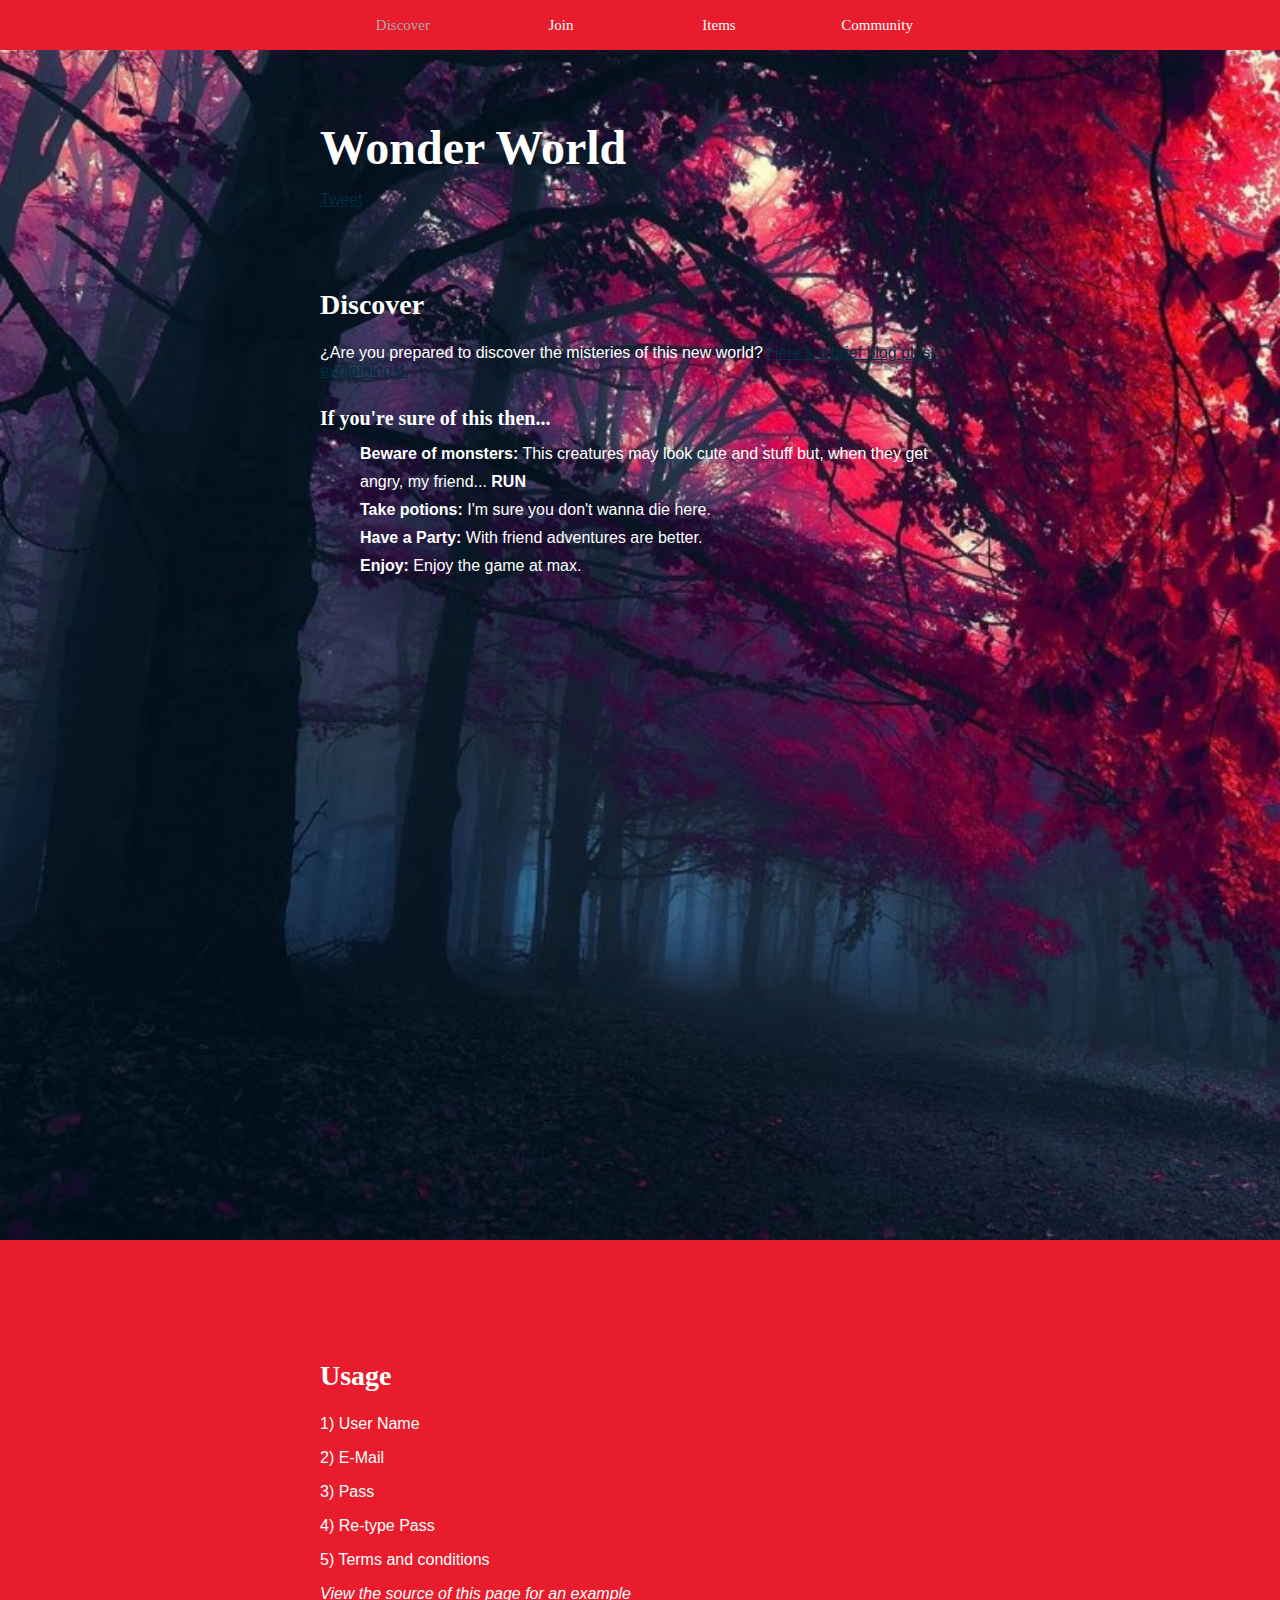
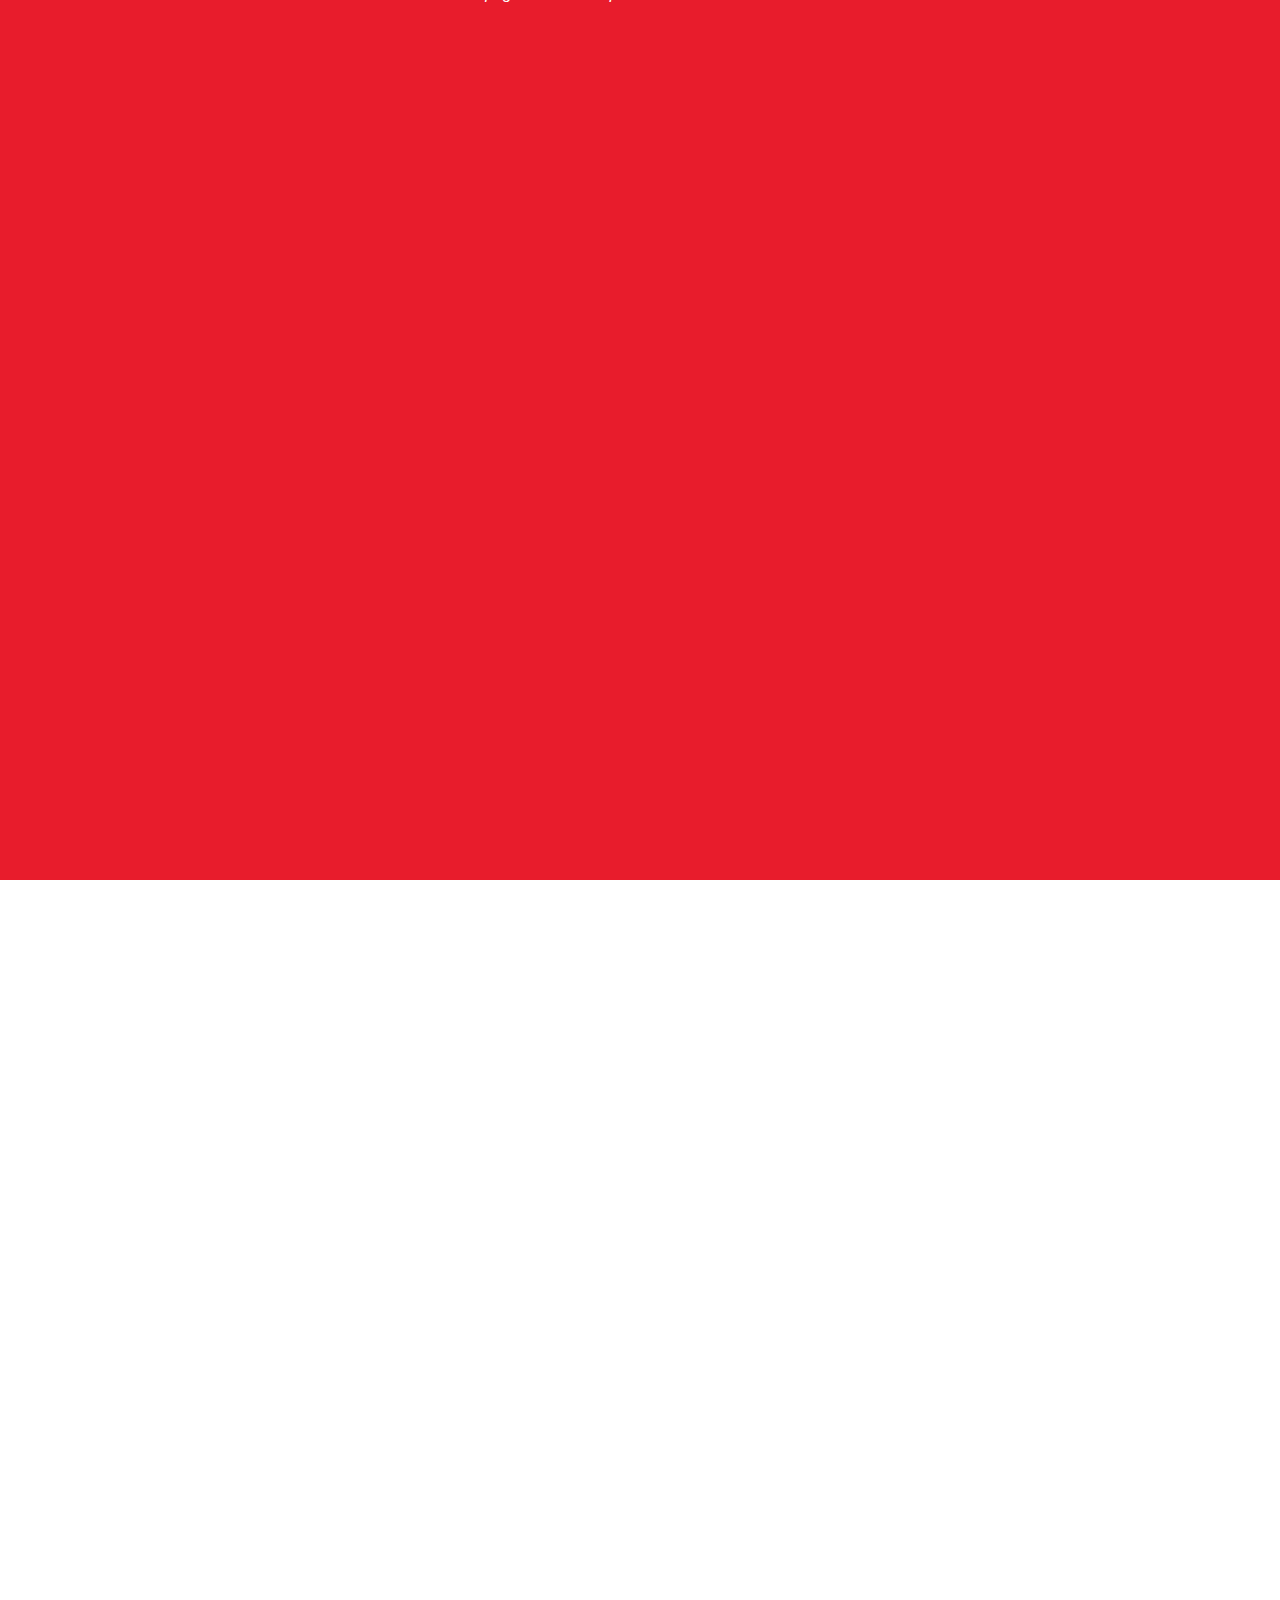
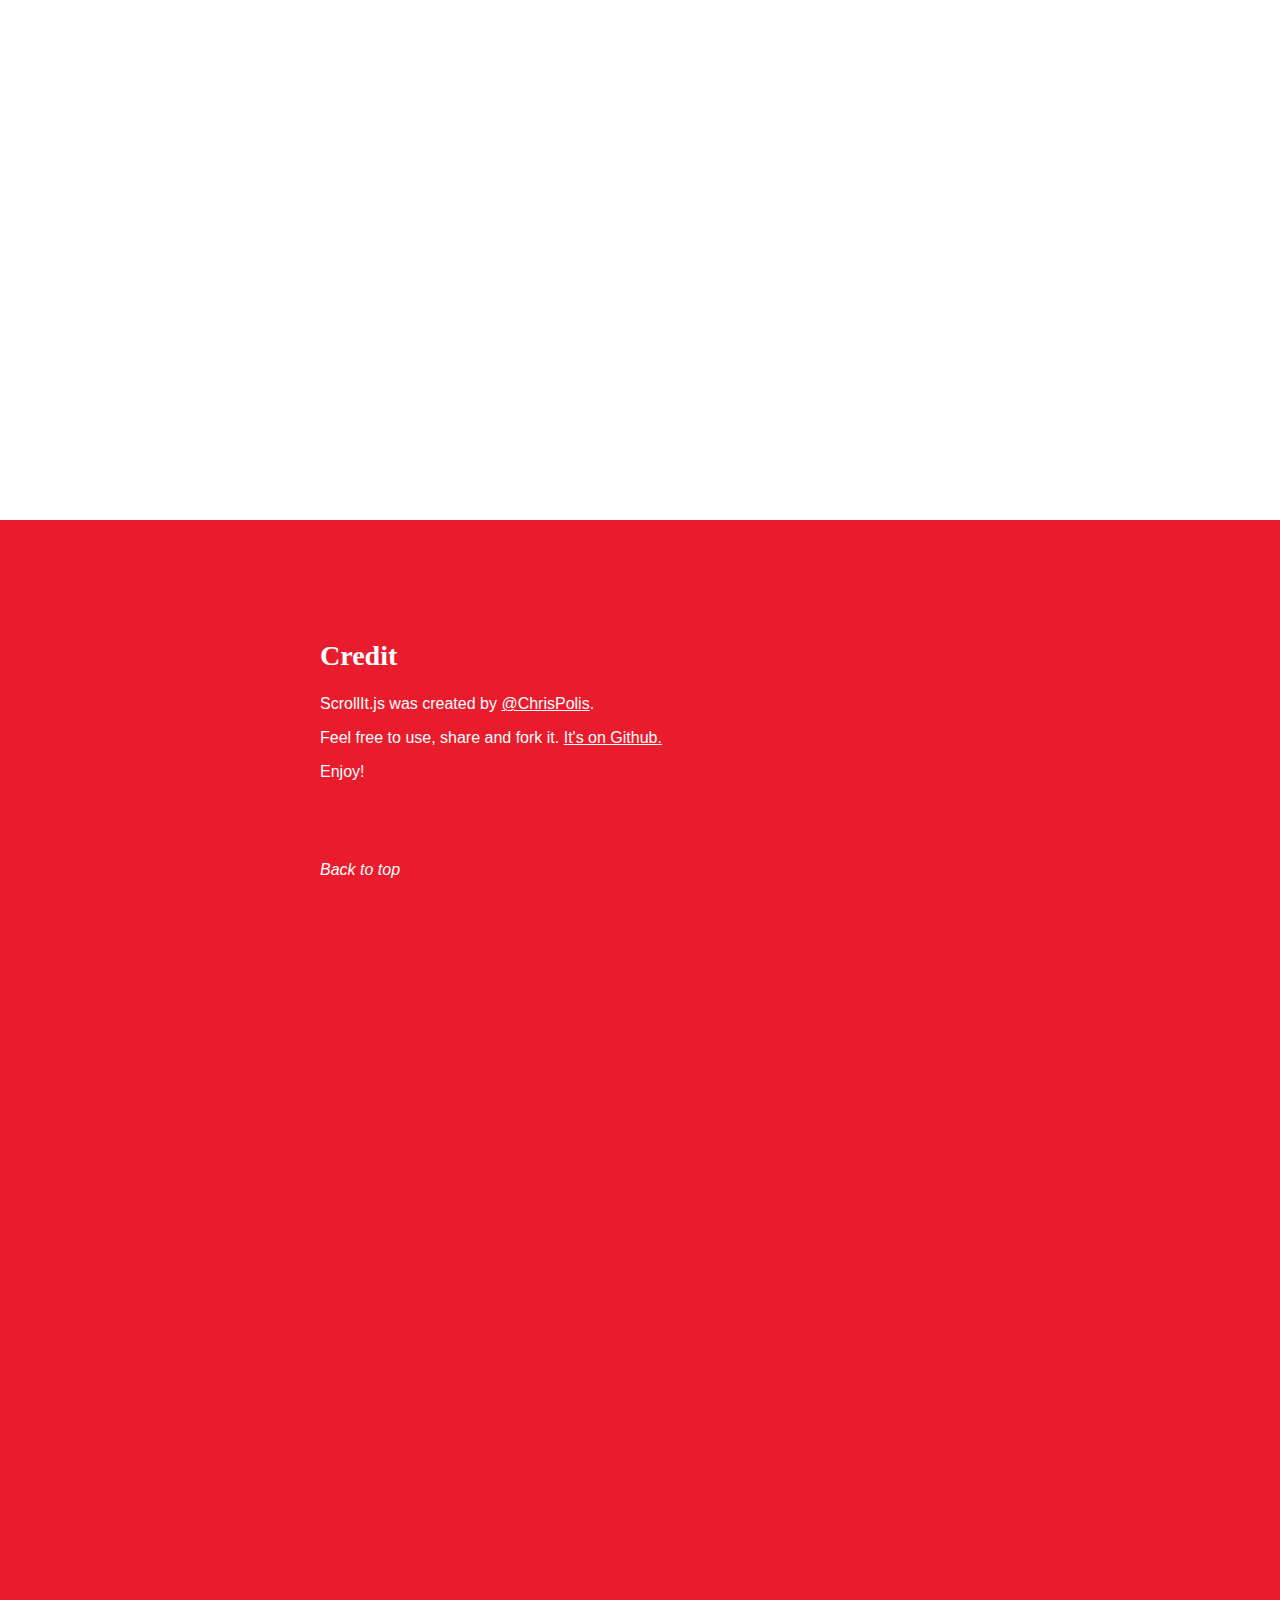
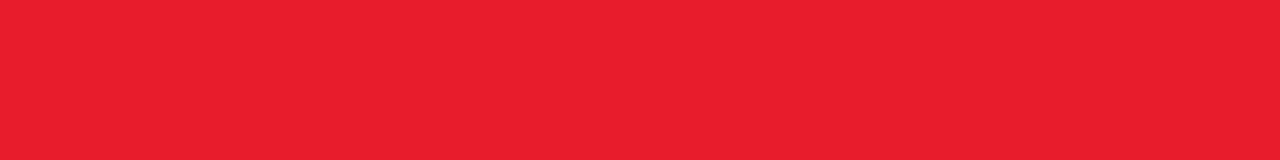
<file: Semana 13 Ejercicio/index.html>
<!DOCTYPE html>
<html lang='en' xml:lang='en' xmlns='http://www.w3.org/1999/xhtml'>
  <head>
    <title>Ejercicio ScrollIt</title>
    <script src='js/jquery-1.10.2.min.js' type='text/javascript'></script>
    <script src='js/scrollIt.min.js' type='text/javascript'></script>
    <link href='https://fonts.googleapis.com/css?family=Slabo+27px' rel='stylesheet' type='text/css'>
    <link href='css/style.css' rel='stylesheet'>
    
  </head>
  <body>
    <div class='nav-container'>
      <nav>
        <ul>
          <li>
            <a class='active' data-scroll-nav='0'>Discover</a>
          </li>
          <li>
            <a data-scroll-nav='1'>Join</a>
          </li>
          <li>
            <a data-scroll-nav='2'>Items</a>
          </li>
          <li>
            <a data-scroll-nav='3'>Community</a>
          </li>
        </ul>
      </nav>
    </div>
    <section data-scroll-index='0'>
      <div class='content'>
        <h1>Wonder World</h1>
        <a href="https://twitter.com/share" class="twitter-share-button" data-text="Check out this jQuery plugin - ScrollIt.js" data-via="ChrisPolis">Tweet</a>
        <script>!function(d,s,id){var js,fjs=d.getElementsByTagName(s)[0],p=/^http:/.test(d.location)?'http':'https';if(!d.getElementById(id)){js=d.createElement(s);js.id=id;js.src=p+'://platform.twitter.com/widgets.js';fjs.parentNode.insertBefore(js,fjs);}}(document, 'script', 'twitter-wjs');</script>
        <iframe src="http://ghbtns.com/github-btn.html?user=cmpolis&repo=scrollIt.js&type=watch&count=true" allowtransparency="true" frameborder="0" scrolling="0" width="110" height="20"></iframe>
        <h2>Discover</h2>
        <p>&#191;Are you prepared to discover the misteries of this new world&#63; <a href='http://bytemuse.com/post/easy-scrolling-pages-with-scrollit-dot-js/'>Here's a brief blog plost explaining it.</a></p>
        <h4>If you're sure of this then...</h4>
        <ul class='why-list'>
          <li><b>Beware of monsters:</b> This creatures may look cute and stuff but, when they get angry, my friend... <strong> RUN</strong></li>
          <li><b>Take potions:</b> I'm sure you don't wanna die here.</li>
          <li><b>Have a Party:</b> With friend adventures are better.</li>
          <li><b>Enjoy:</b> Enjoy the game at max.</li>
        </ul>
      </div>
    </section>
    <section data-scroll-index='1'>
      <div class='content'>
        <h2>Usage</h2>
        <p>
          1) User Name
          <script src="https://gist.github.com/cmpolis/5954658.js"></script>
        </p>
        <p>
          2) E-Mail
          <script src="https://gist.github.com/cmpolis/5954675.js"></script>
        </p>
        <p>
          3) Pass
          <script src="https://gist.github.com/cmpolis/5954686.js"></script>
        </p>
        <p>
          4) Re-type Pass
          <script src="https://gist.github.com/cmpolis/5954690.js"></script>
        </p>
        <p>
          5) Terms and conditions
          <script src="https://gist.github.com/cmpolis/5954703.js"></script>
        </p>
        <p><i>View the source of this page for an example</i></p>
      </div>
    </section>
    <section data-scroll-index='2'>
      <div class='content'>
        <h2>Options</h2>
        <p>To customize scrollIt.js, simply pass in an options object: <i>(defaults shown)</i></p>
        <script src="https://gist.github.com/cmpolis/5954639.js"></script>
      </div>
    </section>
    <section data-scroll-index='3'>
      <div class='content'>
        <h2>Credit</h2>
        <p>ScrollIt.js was created by <a href='http://twitter.com/chrispolis'>@ChrisPolis</a>.</p>
        <p>Feel free to use, share and fork it. <a href='https://github.com/cmpolis/scrollIt.js'>It's on Github.</a></p>
        <p>Enjoy!</p>
        <p class='bottom-link'>
          <a data-scroll-goto='0'>Back to top</a>
        </p>
      </div>
    </section>
  
  <script src='js/jquery-1.10.2.min.js' type='text/javascript'></script>
    <script src='js/scrollIt.min.js' type='text/javascript'></script>
    <script>$(function() { $.scrollIt(); });</script>
  </body>
</html>
</file>
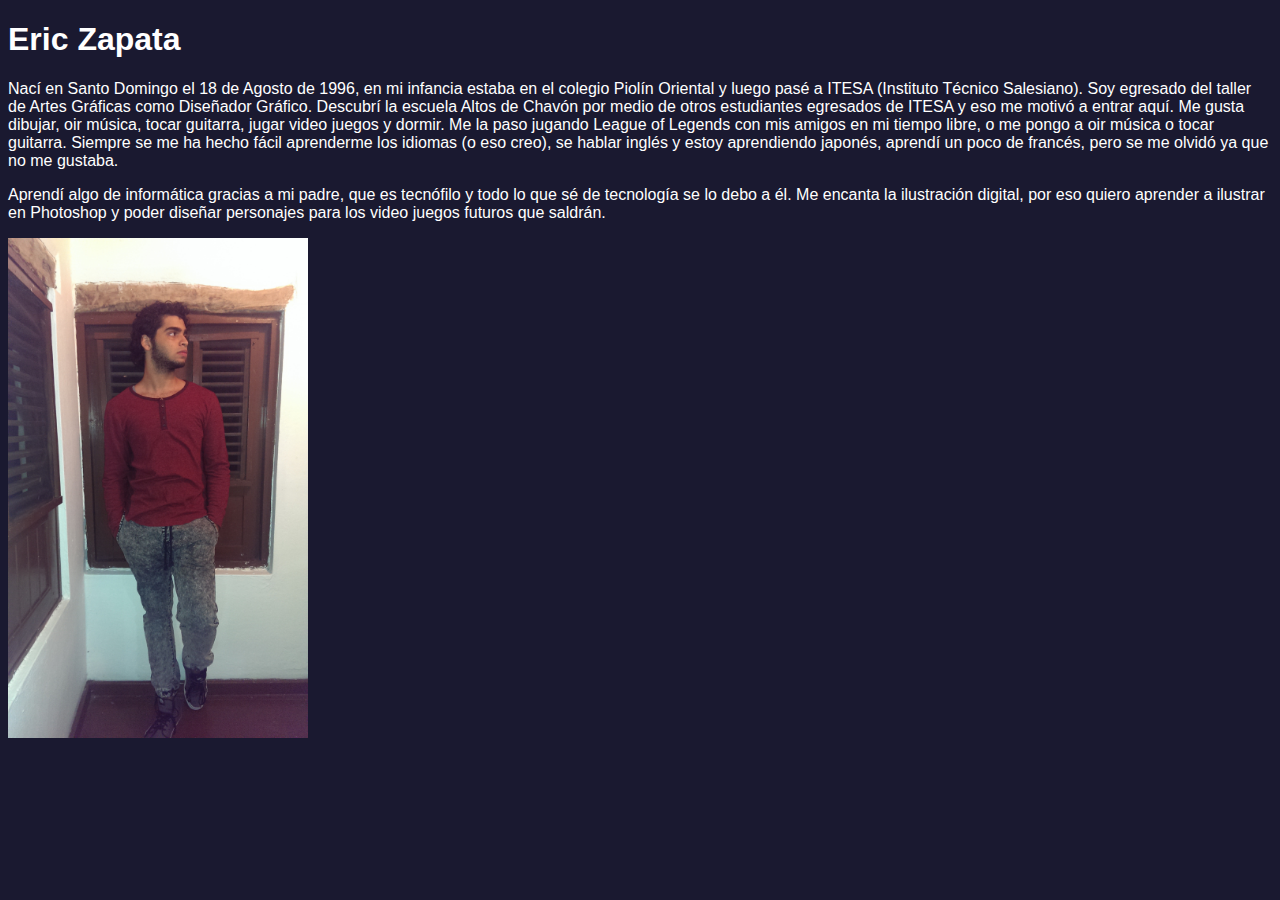
<file: Semana 3/index.html>
<!DOCTYPE html>
<html>
	<head>
		<title>Autobiografia</title>
		<link rel="stylesheet/less" type="text/css" href="css/styles.less" />
		<link rel="stylesheet" type="text/css" href="css/style.css" />
	</head>
	<body>
		<h1>Eric Zapata</h1>
			<p>	Nac&iacute; en Santo Domingo el 18 de Agosto de 1996, en mi infancia estaba en el colegio Piol&iacute;n Oriental y luego pas&eacute; a ITESA (Instituto T&eacute;cnico Salesiano). Soy egresado del taller de Artes Gr&aacute;ficas como Dise&ntilde;ador Gr&aacute;fico. Descubr&iacute; la escuela Altos de Chav&oacute;n por medio de otros estudiantes egresados de ITESA y eso me motiv&oacute; a entrar aqu&iacute;. Me gusta dibujar, oir m&uacute;sica, tocar guitarra, jugar video juegos y dormir. Me la paso jugando League of Legends con mis amigos en mi tiempo libre, o me pongo a oir m&uacute;sica o tocar guitarra. Siempre se me ha hecho f&aacute;cil aprenderme los idiomas (o eso creo), se hablar ingl&eacute;s y estoy aprendiendo japon&eacute;s, aprend&iacute; un poco de franc&eacute;s, pero se me olvid&oacute; ya que no me gustaba.</p>

		<p>Aprend&iacute; algo de inform&aacute;tica gracias a mi padre, que es tecn&oacute;filo y todo lo que s&eacute; de tecnolog&iacute;a se lo debo a &eacute;l. Me encanta la ilustraci&oacute;n digital, por eso quiero aprender a ilustrar en Photoshop y poder dise&ntilde;ar personajes para los video juegos futuros que saldr&aacute;n.</p>
			<img src="images/IMAG0163.jpg"/>
	</body>
</html>
</file>
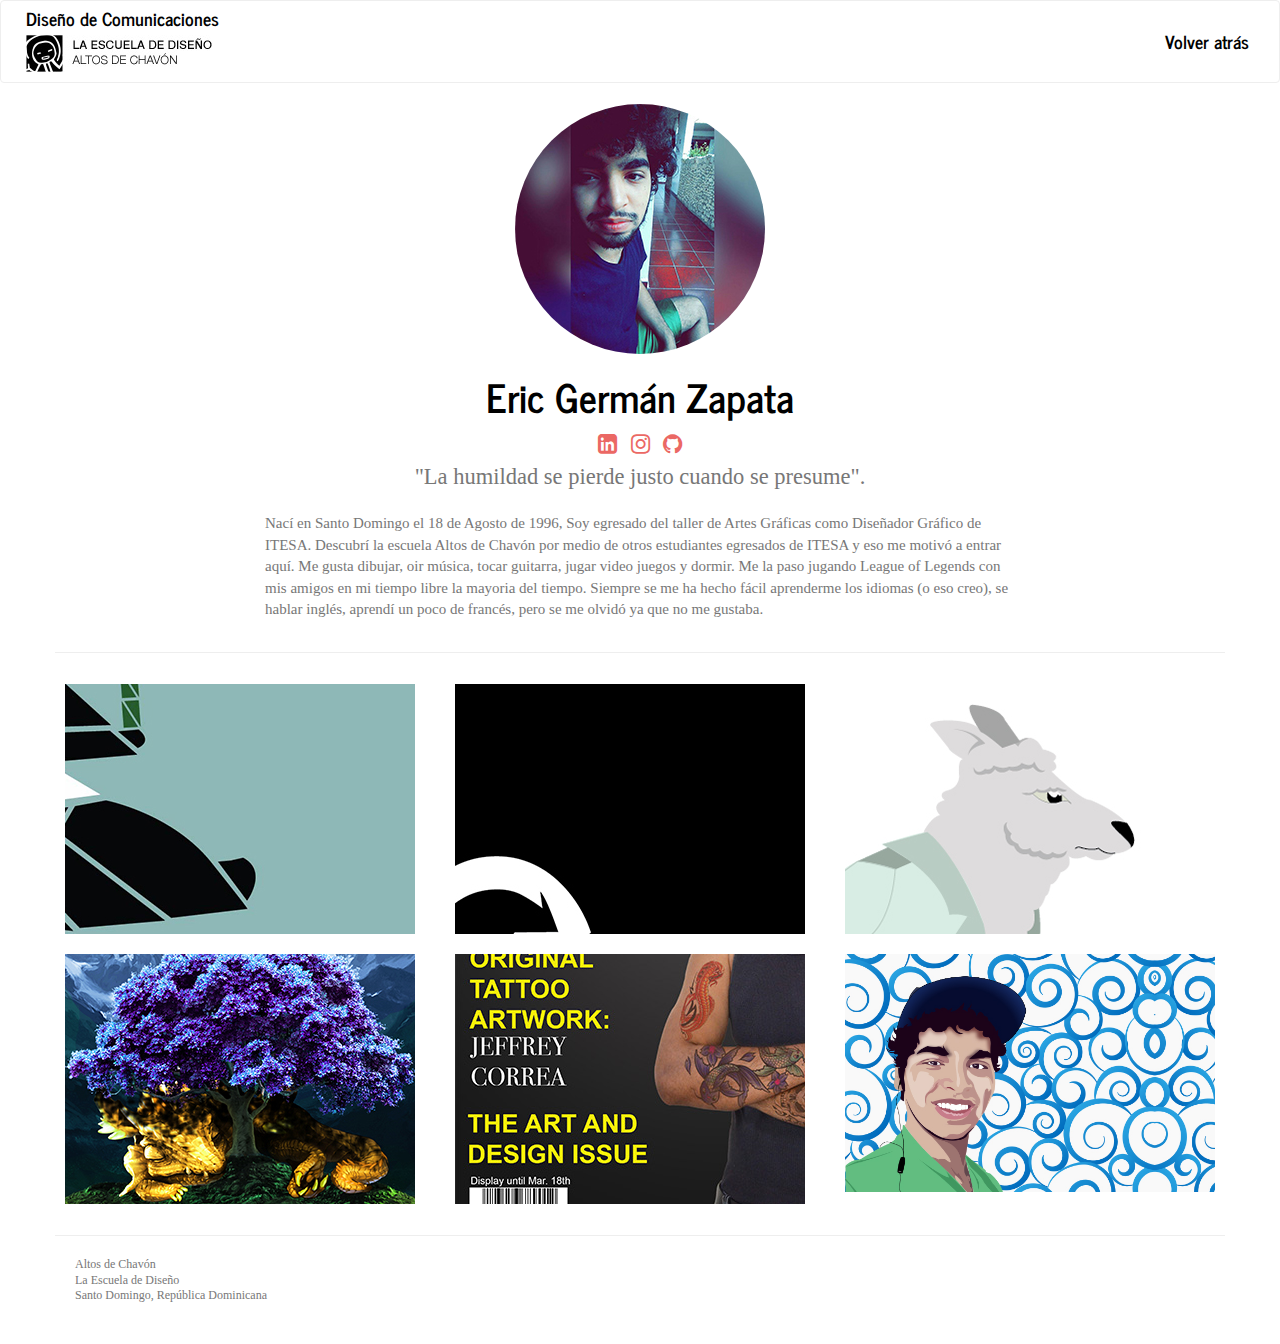
<file: Semana 1/profile.html>
<!DOCTYPE html>
<html lang="en">
<head>
	<meta charset="UTF-8">
	<meta http-equiv="X-UA-Compatible" content="IE=edge">
	<meta name="description" content="">
    <meta name="author" content="">
    <link rel="icon" href="images/favicon.ico">
    <meta name="viewport" content="width=device-width, initial-scale=1">
	<title>Web Design at Altos de Chavón School of Design</title>

  <!-- Bootstrap core CSS -->
  	<link rel="stylesheet" href="css/bootstrap.css">
    <link rel="stylesheet" href="css/styles.css">

    <link rel="stylesheet" href="https://maxcdn.bootstrapcdn.com/font-awesome/4.4.0/css/font-awesome.min.css">

    <!-- HTML5 shim and Respond.js for IE8 support of HTML5 elements and media queries -->
    <!--[if lt IE 9]>
      <script src="https://oss.maxcdn.com/html5shiv/3.7.2/html5shiv.min.js"></script>
      <script src="https://oss.maxcdn.com/respond/1.4.2/respond.min.js"></script>
    <![endif]-->	
</head>
<body>

      <!-- Navbar
      ================================================== -->
      <div class="bs-docs-section clearfix">
        <div class="row">
          <div class="col-lg-12">

            <div class="bs-component">
              <nav class="navbar navbar-default">
                <div class="container-fluid">
                  <div class="navbar-header">
                    <button type="button" class="navbar-toggle collapsed" data-toggle="collapse" data-target="#bs-example-navbar-collapse-1">
                      <span class="sr-only">Toggle navigation</span>
                      <span class="icon-bar"></span>
                      <span class="icon-bar"></span>
                      <span class="icon-bar"></span>
                    </button>

                    <div class="this-fall">
                      <p>Dise&ntilde;o de Comunicaciones</p>
                      <img src="images/altosdechavon.jpg" alt="">
                    </div> <!-- /.this-fall -->

                  </div>

                  <div class="collapse navbar-collapse" id="bs-example-navbar-collapse-1">
                    <ul class="nav navbar-nav navbar-right">
                      <li><a href="index.html">Volver atr&aacute;s</a></li>
                    </ul>
                  </div>
                </div>
              </nav>
            </div>

          </div>
        </div>
      </div>

  <div class="profile">
    <div class="container">

        <div class="row">
          <div class="col-md-12 text-center">
         <img src="images/Prof_Pic_01.jpg" alt="..." class="img-circle">
        <h1>Eric Germ&aacute;n Zapata</h1>
        <a href="https://www.linkedin.com/profile/preview?locale=en_US&trk=prof-0-sb-preview-primary-button"><i class="fa fa-linkedin-square"></i></a>
        <a href="https://instagram.com/jericoh08/"><i class="fa fa-instagram"></i></a>
        <a href="https://github.com/ZombieJericoh"><i class="fa fa-github"></i></a>      </div><!-- /.col-md-12 -->
        </div><!-- /.row -->

        <div class="row">
        <div class="col-md-8 col-md-offset-2">


        <p class="lead text-center">"La humildad se pierde justo cuando se presume".</p>

        <p>Nac&iacute; en Santo Domingo el 18 de Agosto de 1996, Soy egresado del taller de Artes Gr&aacute;ficas como Dise&ntilde;ador Gr&aacute;fico de ITESA. Descubr&iacute; la escuela Altos de Chav&oacute;n por medio de otros estudiantes egresados de ITESA y eso me motiv&oacute; a entrar aqu&iacute;. Me gusta dibujar, oir m&uacute;sica, tocar guitarra, jugar video juegos y dormir. Me la paso jugando League of Legends con mis amigos en mi tiempo libre la mayoria del tiempo. Siempre se me ha hecho f&aacute;cil aprenderme los idiomas (o eso creo), se hablar ingl&eacute;s, aprend&iacute; un poco de franc&eacute;s, pero se me olvid&oacute; ya que no me gustaba.</p>

        </div><!-- /.col-md-8 -->
        </div><!-- /.row -->

    </div><!-- /.container -->
  </div><!-- /.profile --> 

  <div class="portfolio">
    <div class="container">

      <div class="row">  
        <hr>   
      </div>

      <div class="row" id="works">

      <div class="col-xs-12 col-sm-6 col-md-4">
        <a href="#portfolioModal1" class="portfolio-link" data-toggle="modal"><img src="images/Proyecto_01.jpg" alt="Proyecto_01" class="img-responsive"></a>
      </div><!-- /.col-md-4 -->

      <div class="col-xs-12 col-sm-6 col-md-4">
        <a href="#portfolioModal2" class="portfolio-link" data-toggle="modal"><img src="images/Proyecto_02.jpg" alt="..." class="img-responsive"></a>
      </div><!-- /.col-md-4 -->

      <div class="col-xs-12 col-sm-6 col-md-4">
        <a href="#portfolioModal3" class="portfolio-link" data-toggle="modal"><img src="images/Proyecto_03.jpg" alt="..." class="img-responsive"></a>
      </div><!-- /.col-md-4 -->

      <div class="col-xs-12 col-sm-6 col-md-4">
        <a href="#portfolioModal4" class="portfolio-link" data-toggle="modal"><img src="images/Proyecto_04.jpg" alt="..." class="img-responsive"></a>
      </div><!-- /.col-md-4 -->

       <div class="col-xs-12 col-sm-6 col-md-4">
        <a href="#portfolioModal5" class="portfolio-link" data-toggle="modal"><img src="images/Proyecto_05.jpg" alt="..." class="img-responsive"></a>
      </div><!-- /.col-md-4 -->

      <div class="col-xs-12 col-sm-6 col-md-4">
        <a href="#portfolioModal6" class="portfolio-link" data-toggle="modal"><img src="images/PG_06.jpg" alt="..." class="img-responsive"></a>
      </div><!-- /.col-md-4 -->

      </div> <!-- /.row -->

    </div><!-- /.container -->
  </div><!-- /.portfolio --> 

  <div class="container">
  <div class="row"><hr></div>

    <div class="row">
       <footer class="footer">
            <p>Altos de Chavón<br> La Escuela de Dise&ntilde;o<br> Santo Domingo, Rep&uacute;blica Dominicana</p>
       </footer>
    </div>
  </div><!-- /.container -->

   <!-- Portfolio Modals -->
    <div class="portfolio-modal modal fade" id="portfolioModal1" tabindex="-1" role="dialog" aria-hidden="true">
        <div class="modal-content">
            <div class="close-modal" data-dismiss="modal">
                <div class="lr">
                    <div class="rl">
                    </div>
                </div>
            </div>
            <div class="container">
                <div class="row">
                    <div class="col-lg-8 col-lg-offset-2">
                        <div class="modal-body">
                            <h2>Panda Geometrico</h2>
                            <hr class="star-primary">
                            <img src="images/PG_01.jpg" alt="01">
                            <p>Descomposici&oacute;n de un oso panda en figuras geometricas irregulares.</p>
                            <ul class="list-inline item-details">
                                <li>Asignatura:
                                    <strong>Dise&ntilde;o de Comunicaciones</strong>
                                </li>
                                <li>Fecha:
                                    <strong>Marzo 2015</strong>
                                </li>
                            </ul>
                            <button type="button" class="btn btn-default" data-dismiss="modal"><i class="fa fa-times"></i> Cerrar</button>
                        </div>
                    </div>
                </div>
            </div>
        </div>
    </div>

    <div class="portfolio-modal modal fade" id="portfolioModal2" tabindex="-1" role="dialog" aria-hidden="true">
        <div class="modal-content">
            <div class="close-modal" data-dismiss="modal">
                <div class="lr">
                    <div class="rl">
                    </div>
                </div>
            </div>
            <div class="container">
                <div class="row">
                    <div class="col-lg-8 col-lg-offset-2">
                        <div class="modal-body">
                            <h2>Logo Personal</h2>
                            <hr class="star-primary">
                            <img src="images/PG_02.jpg" alt="02">
                            <p>B&aacute;sicamente cree un logo que me represente como dise&ntilde;ador.</p>
                            <ul class="list-inline item-details">
                                <li>Asignatura:
                                    <strong>Dise&ntilde;o de Comunicaciones</strong>
                                </li>
                                <li>Fecha:
                                    <strong>Marzo 2015</strong>
                                </li>
                            </ul>
                            <button type="button" class="btn btn-default" data-dismiss="modal"><i class="fa fa-times"></i> Cerrar</button>
                        </div>
                    </div>
                </div>
            </div>
        </div>
    </div>

    <div class="portfolio-modal modal fade" id="portfolioModal3" tabindex="-1" role="dialog" aria-hidden="true">
        <div class="modal-content">
            <div class="close-modal" data-dismiss="modal">
                <div class="lr">
                    <div class="rl">
                    </div>
                </div>
            </div>
            <div class="container">
                <div class="row">
                    <div class="col-lg-8 col-lg-offset-2">
                        <div class="modal-body">
                            <h2>La clonaci&oacute;n de la oveja Dolly</h2>
                            <hr class="star-primary">
                            <img src="images/PG_03.jpg" alt="03">
                            <p>Cre&eacute; una representaci&oacute;n surreal de como reacciorar&iacute;a Dolly si se hubiera clonado a s&iacute; misma. La ilustraci&oacute;n la cre&eacute; con Illustator y Photoshop.</p>
                            <ul class="list-inline item-details">
                                <li>Asignatura:
                                    <strong>Dise&ntilde;o de Comunicaciones</strong>
                                </li>
                                <li>Fecha:
                                    <strong>Abril 2015</strong>
                                </li>
                            </ul>
                            <button type="button" class="btn btn-default" data-dismiss="modal"><i class="fa fa-times"></i> Cerrar</button>
                        </div>
                    </div>
                </div>
            </div>
        </div>
    </div>

    <div class="portfolio-modal modal fade" id="portfolioModal4" tabindex="-1" role="dialog" aria-hidden="true">
        <div class="modal-content">
            <div class="close-modal" data-dismiss="modal">
                <div class="lr">
                    <div class="rl">
                    </div>
                </div>
            </div>
            <div class="container">
                <div class="row">
                    <div class="col-lg-8 col-lg-offset-2">
                        <div class="modal-body">
                            <h2>Fotomontaje Digital</h2>
                            <hr class="star-primary">
                            <img src="images/PG_04.png" alt="04">
                            <p>Realiz&eacute; una ilustraci&oacute;n usando Photoshop para crear una imagen surrealista de un drag&oacute;n durmiendo cuidando un &aacute;rbol sagrado.</p>
                            <ul class="list-inline item-details">
                                <li>Asignatura:
                                    <strong>Dise&ntilde;o de Comunicaciones</strong>
                                </li>
                                <li>Fecha:
                                    <strong>Mayo 2015</strong>
                                </li>
                            </ul>
                            <button type="button" class="btn btn-default" data-dismiss="modal"><i class="fa fa-times"></i> Cerrar</button>
                        </div>
                    </div>
                </div>
            </div>
        </div>
    </div>    

    <div class="portfolio-modal modal fade" id="portfolioModal5" tabindex="-1" role="dialog" aria-hidden="true">
        <div class="modal-content">
            <div class="close-modal" data-dismiss="modal">
                <div class="lr">
                    <div class="rl">
                    </div>
                </div>
            </div>
            <div class="container">
                <div class="row">
                    <div class="col-lg-8 col-lg-offset-2">
                        <div class="modal-body">
                            <h2>Portada de Revista</h2>
                            <hr class="star-primary">
                            <img src="images/PG_05.png" alt="05">
                            <p>El proyecto de basaba en crear la portada de una revista, yo eleg&iacute; una revista de tatuajes usandome como modelo. Todo fue realizado en Photoshop.</p>
                            <ul class="list-inline item-details">
                                <li>Asignatura:
                                    <strong>Dise&ntilde;o de Comunicaciones</strong>
                                </li>
                                <li>Fecha:
                                    <strong>Febrero 2015</strong>
                                </li>
                            </ul>
                            <button type="button" class="btn btn-default" data-dismiss="modal"><i class="fa fa-times"></i> Cerrar</button>
                        </div>
                    </div>
                </div>
            </div>
        </div>
    </div>

    <div class="portfolio-modal modal fade" id="portfolioModal6" tabindex="-1" role="dialog" aria-hidden="true">
        <div class="modal-content">
            <div class="close-modal" data-dismiss="modal">
                <div class="lr">
                    <div class="rl">
                    </div>
                </div>
            </div>
            <div class="container">
                <div class="row">
                    <div class="col-lg-8 col-lg-offset-2">
                        <div class="modal-body">
                            <h2>Autorretrato Illustrado</h2>
                            <hr class="star-primary">
                            <img src="images/PG_06.jpg" alt="06">
                            <p>Realiz&eacute; un autorretrato usando solamente Illustrator basandome en un selfie que me tome.</p>
                            <ul class="list-inline item-details">
                                <li>Asignatura:
                                    <strong>Dise&ntilde;o de Comunicaciones</strong>
                                </li>
                                <li>Fecha:
                                    <strong>Octubre 2014</strong>
                                </li>
                            </ul>
                            <button type="button" class="btn btn-default" data-dismiss="modal"><i class="fa fa-times"></i> Cerrar</button>
                        </div>
                    </div>
                </div>
            </div>
        </div>
    </div>    

    <!-- Bootstrap core JavaScript
    ================================================== -->
    <script src="https://ajax.googleapis.com/ajax/libs/jquery/1.11.3/jquery.min.js"></script>
    <script src="js/bootstrap.min.js"></script>

	
</body>
</html>
</file>
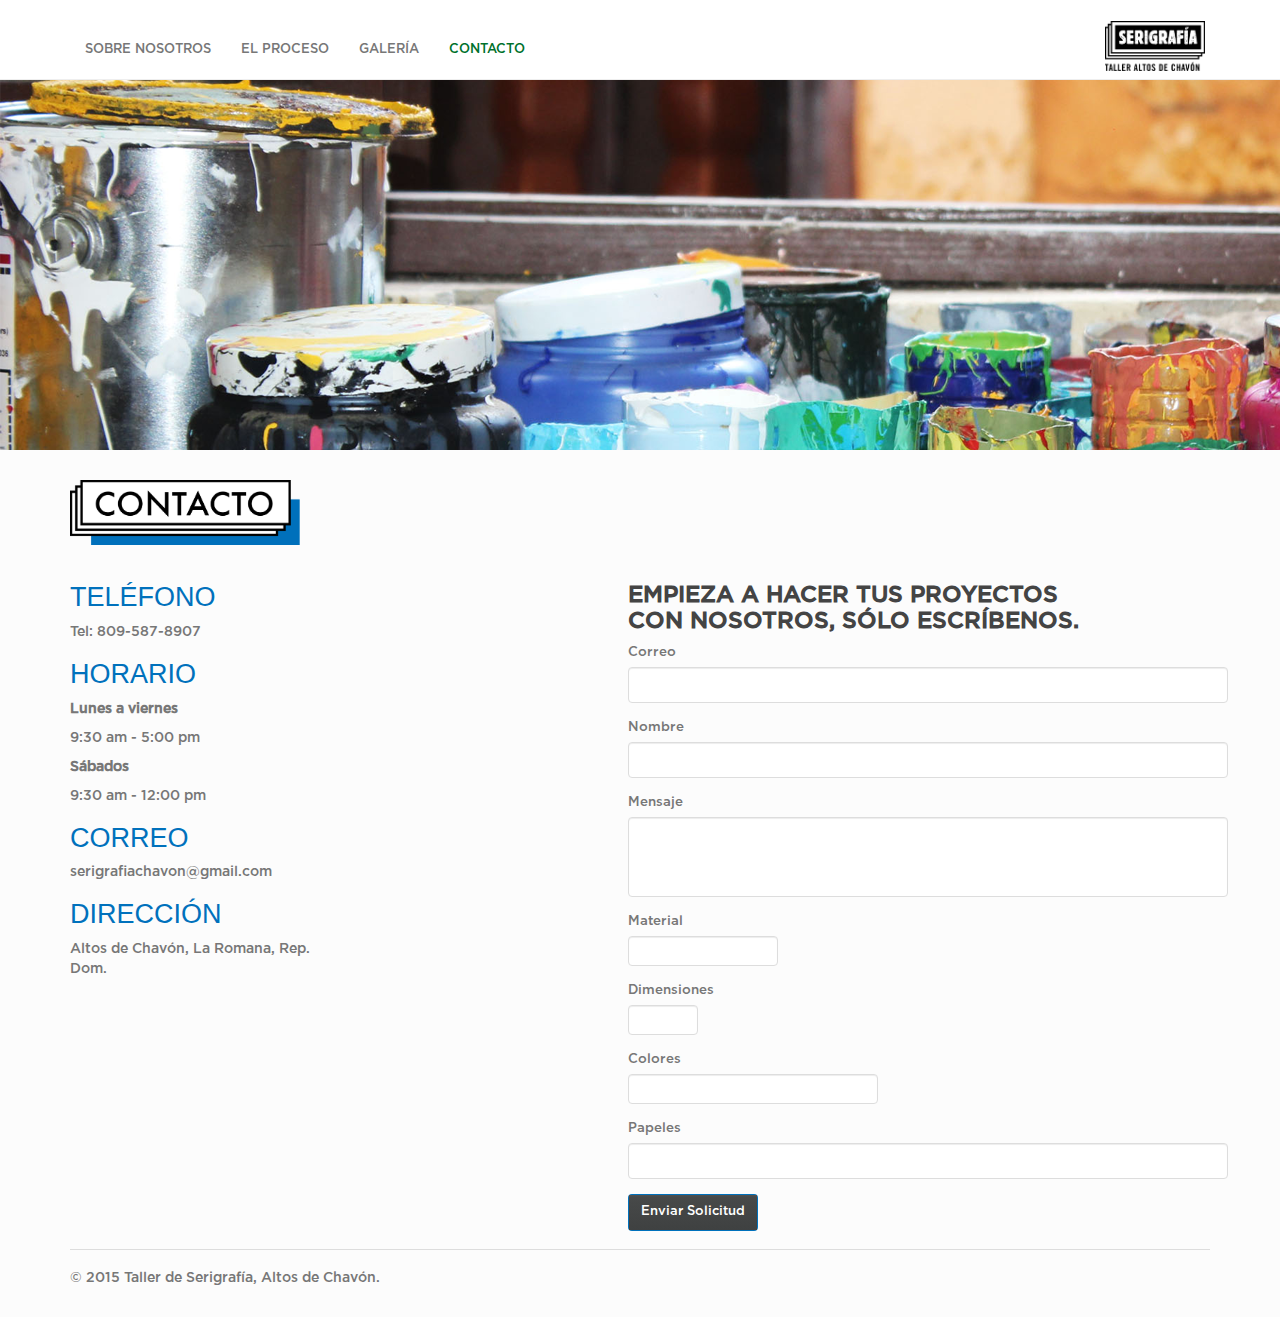
<file: Semana 15_TallerSerigrafia/contacto.html>
<!DOCTYPE html>
<html lang="en">
  <head>
    <meta charset="utf-8">
    <meta http-equiv="X-UA-Compatible" content="IE=edge">
    <meta name="viewport" content="width=device-width, initial-scale=1">
    <meta name="description" content="">
    <meta name="author" content="">
    <link rel="icon" href="images/favicon.ico">

    <title>Taller de Serigraf&iacute;a</title>

    <!-- Bootstrap core CSS -->
    <link href="css/bootstrap_04.css" rel="stylesheet">

    <!-- Custom styles for this template -->
    <link href="css/contacto.css" rel="stylesheet">

    <!-- HTML5 shim and Respond.js for IE8 support of HTML5 elements and media queries -->
    <!--[if lt IE 9]>
      <script src="https://oss.maxcdn.com/html5shiv/3.7.2/html5shiv.min.js"></script>
      <script src="https://oss.maxcdn.com/respond/1.4.2/respond.min.js"></script>
    <![endif]-->
  </head>

  <body>

    <nav class="navbar navbar-default navbar-fixed-top">
      <div class="container">
        <div class="navbar-header">
          <button type="button" class="navbar-toggle collapsed" data-toggle="collapse" data-target="#navbar" aria-expanded="false" aria-controls="navbar">
            <span class="sr-only">Toggle navigation</span>
            <span class="icon-bar"></span>
            <span class="icon-bar"></span>
            <span class="icon-bar"></span>
          </button>
        </div>
        <div id="navbar" class="navbar-collapse collapse">
          <ul class="nav navbar-nav">
            <li><a href="History.html">Sobre Nosotros</a></li>
            <li><a href="proceso.html">El proceso</a></li>
            <li><a href="galeria.html">Galer&iacute;a</a></li>
            <li class="active"><a href="contacto.html">Contacto</a></li>
          </ul>
          <a class="navbar-brand" href="Home.html"><img src="images/logo2.png" class="img-responsive" width="100" height="50"></a>
        </div><!--/.navbar-collapse -->
      </div>
    </nav>

    <div class="gallery">

    <!-- Jumbotron -->
    <div class="hidden-xs jumbotron">
      <!-- <div class="container">
      </div> -->
    </div>

      <div class="container">
      <img src="images/contactotitle.png"class="img-responsive" width="230" height="70">



      <div class="row">
          <div class="col-sm-3 col-md-3">
            <h2>TEL&Eacute;FONO</h2>
            <p>Tel: 809-587-8907</p>

           <h2>HORARIO</h2>
            <p><strong>Lunes a viernes</strong></p>
             <p>9:30 am - 5:00 pm</p>

             <p><strong>S&aacute;bados</strong></p>
             <p>9:30 am - 12:00 pm</p>

             <h2>CORREO</h2>
             <p>serigrafiachavon@gmail.com</p>

             <h2>DIRECCI&Oacute;N</h2>
             <p>Altos de Chav&oacute;n, La Romana, Rep. Dom.</p>
          </div>

          <div class="col-sm-3 col-md-3">
            <div class="container">
              <h3><strong>EMPIEZA A HACER TUS PROYECTOS <br> CON NOSOTROS, S&Oacute;LO ESCR&Iacute;BENOS.</strong></h3>
      <form>
        <div class="form-group">
          <label for="exampleInputEmail1">Correo</label>
          <input type="email" class="form-control" id="exampleInputEmail1" placeholder="">
        </div>
        
        <div class="form-group">
          <label for="exampleInputPassword1">Nombre</label>
          <input type="" class="form-control" id="exampleInputPassword1" placeholder="">
        </div>
        
        <div class="form-group">
          <label for="exampleInputPassword1">Mensaje</label>
          <input type="" class="form-control" id="exampleInputMensaje" placeholder="">
        </div>

        <div class="form-group">
          <label for="exampleInputPassword1">Material</label>
          <input type="Material" class="form-control" id="exampleInputMat" placeholder="">
        </div>

        <div class="form-group">
          <label for="exampleInputPassword1">Dimensiones</label>
          <input type="" class="form-control" id="exampleInputDim" placeholder="">
        </div>

        <div class="form-group">
          <label for="exampleInputPassword1">Colores</label>
          <input type="" class="form-control" id="exampleInputCol" placeholder="">
        </div>

        <div class="form-group">
          <label for="exampleInputPassword1">Papeles</label>
          <input type="password" class="form-control" id="exampleInputPap" placeholder="">
        </div>

        <button type="submit" class="btn btn-default">Enviar Solicitud</button>
         </div>
        </div>
      </form>
      </div>
    </div>

    <footer>
        <div class="container">

          <hr>

          <p>&copy; 2015 Taller de Serigraf&iacute;a, Altos de Chav&oacute;n.</p>

        </div> <!-- /.container -->
      </footer>

	</body>
</html>
</file>
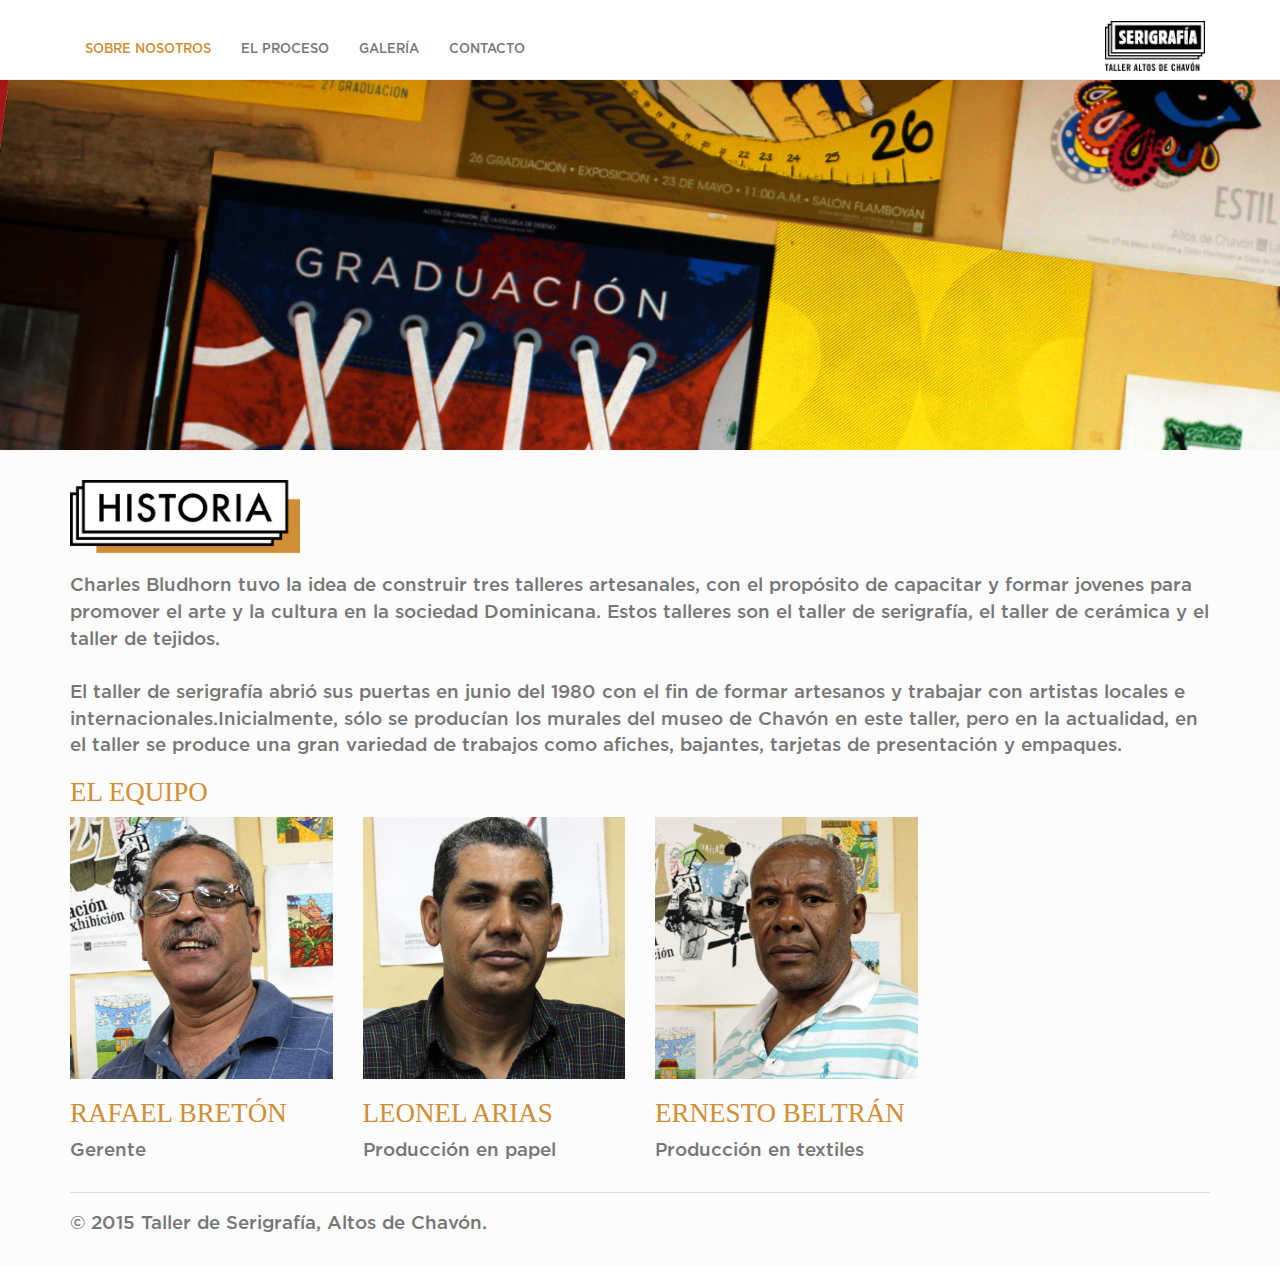
<file: Semana 15_TallerSerigrafia/History.html>
<!DOCTYPE html>
<html lang="en">
  <head>
    <meta charset="utf-8">
    <meta http-equiv="X-UA-Compatible" content="IE=edge">
    <meta name="viewport" content="width=device-width, initial-scale=1">
    <meta name="description" content="">
    <meta name="author" content="">
    <link rel="icon" href="images/favicon.ico">

    <title>Taller de Serigraf&iacute;a</title>

    <!-- Bootstrap core CSS -->
    <link href="css/bootstrap.css" rel="stylesheet">

    <!-- Custom styles for this template -->
    <link href="css/history.css" rel="stylesheet">

    <!-- HTML5 shim and Respond.js for IE8 support of HTML5 elements and media queries -->
    <!--[if lt IE 9]>
      <script src="https://oss.maxcdn.com/html5shiv/3.7.2/html5shiv.min.js"></script>
      <script src="https://oss.maxcdn.com/respond/1.4.2/respond.min.js"></script>
    <![endif]-->
  </head>

  <body>

    <nav class="navbar navbar-default navbar-fixed-top">
      <div class="container">
        <div class="navbar-header">
          <button type="button" class="navbar-toggle collapsed" data-toggle="collapse" data-target="#navbar" aria-expanded="false" aria-controls="navbar">
            <span class="sr-only">Toggle navigation</span>
            <span class="icon-bar"></span>
            <span class="icon-bar"></span>
            <span class="icon-bar"></span>
          </button>
          
        </div>
        <div id="navbar" class="navbar-collapse collapse">
          <ul class="nav navbar-nav">
            <li class="active"><a href="History.html">Sobre Nosotros</a></li>
            <li><a href="proceso.html">El proceso</a></li>
            <li><a href="galeria.html">Galer&iacute;a</a></li>
            <li><a href="contacto.html">Contacto</a></li>
          </ul>
          <a class="navbar-brand" href="Home.html"><img src="images/logo2.png" class="img-responsive" width="100" height="50"></a>
        </div><!--/.navbar-collapse -->
      </div>
    </nav>

    <div class="gallery">

    <!-- Jumbotron -->
    <div class="hidden-xs jumbotron">
      <!-- <div class="container">
      </div> -->
    </div>



      <div class="container">

        <img src="images/historiatitle.png" class="img-responsive"  width="230" height="70">

          <p>Charles Bludhorn tuvo la idea de construir tres talleres artesanales, con el prop&oacute;sito de capacitar y formar jovenes para promover el arte y la cultura en la sociedad Dominicana. Estos talleres son el taller de serigraf&iacute;a, el taller de cer&aacute;mica y el taller de tejidos.
            <br> <br>
          El taller de serigraf&iacute;a abri&oacute; sus puertas en junio del 1980 con el fin de formar artesanos y trabajar con artistas locales e internacionales.Inicialmente, s&oacute;lo se produc&iacute;an los murales del museo de Chav&oacute;n en este taller, pero en la actualidad, en el taller se produce una gran variedad de trabajos como afiches, bajantes, tarjetas de presentaci&oacute;n y empaques.
          </p>

          <h2>EL EQUIPO</h2>
        <!-- Row of columns -->
        <div class="row">
          <div class="col-sm-3 col-md-3">
            <img src="images/rafa.jpg" class="img-responsive" alt="" class="img-responsive">
            <h2>RAFAEL BRET&Oacute;N</h2>
            <p>Gerente</p>
          </div>
          <div class="col-sm-3 col-md-3">
            <img src="images/leo.jpg" class="img-responsive" alt="" class="img-responsive">
            <h2>LEONEL ARIAS</h2>
            <p>Producci&oacute;n en papel</p>
         </div>
          <div class="col-sm-3 col-md-3">
            <img src="images/erne.jpg" class="img-responsive" alt="" class="img-responsive">
            <h2>ERNESTO BELTR&Aacute;N</h2>
            <p>Producci&oacute;n en textiles</p>
          </div>
        </div> <!-- /.row -->

      </div> <!-- /.container -->

    </div> <!-- /.gallery -->


      <footer>
        <div class="container">

          <hr>

          <p>&copy; 2015 Taller de Serigraf&iacute;a, Altos de Chav&oacute;n.</p>

        </div> <!-- /.container -->
      </footer>



    <!-- Bootstrap core JavaScript
    ================================================== -->
    <script src="https://ajax.googleapis.com/ajax/libs/jquery/1.11.3/jquery.min.js"></script>
    <script>window.jQuery || document.write('<script src="../../assets/js/vendor/jquery.min.js"><\/script>')</script>
    <script src="js/bootstrap.min.js"></script>

  </body>
</html>
</file>
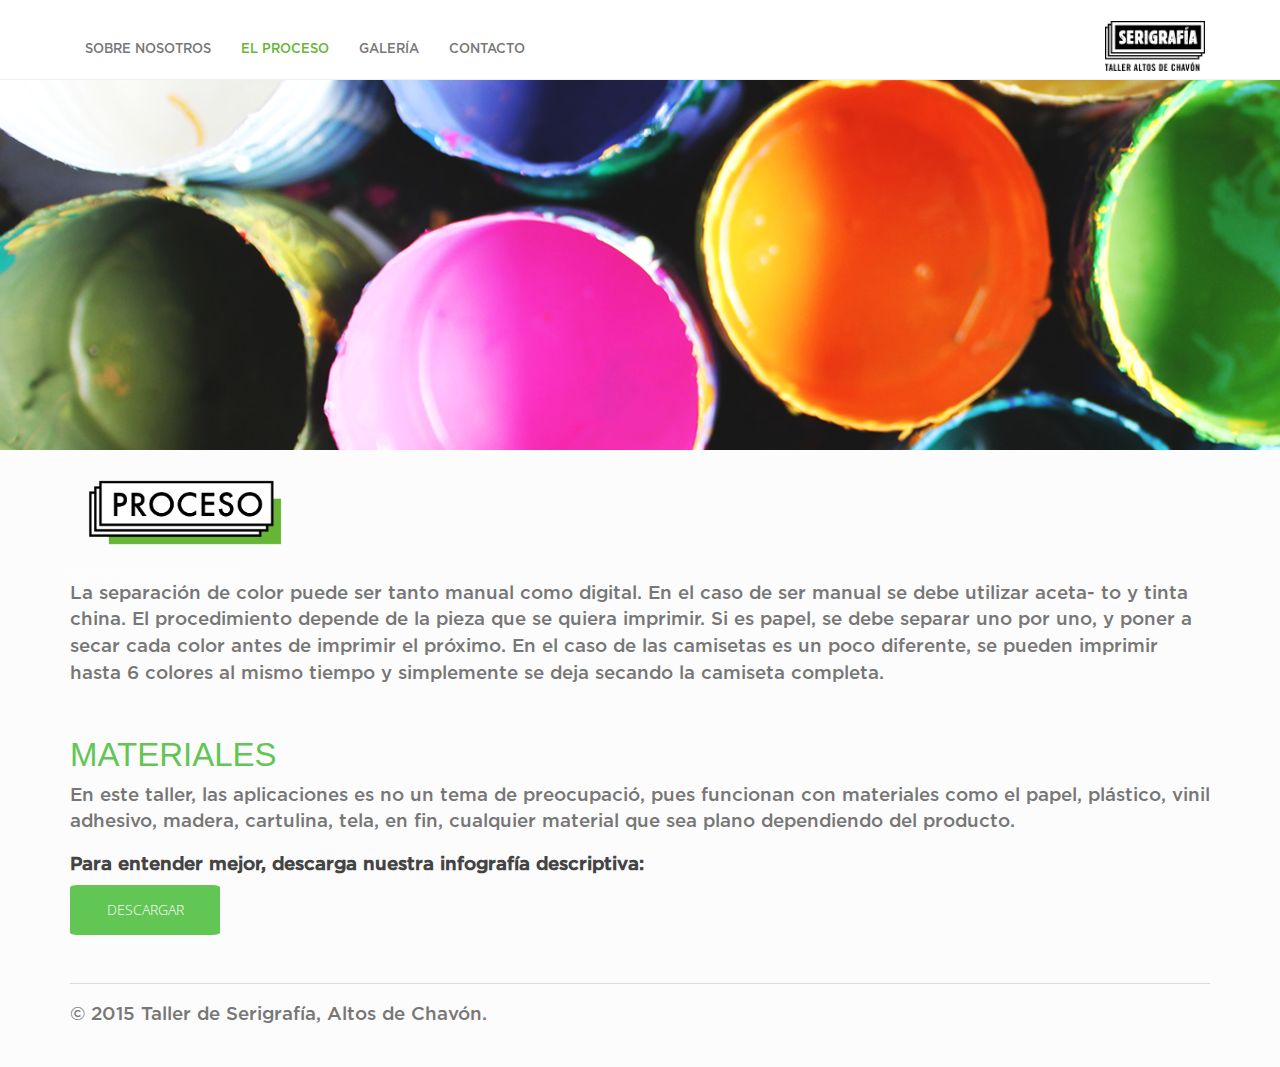
<file: Semana 15_TallerSerigrafia/proceso.html>
<!DOCTYPE html>
<html lang="en">
  <head>
    <meta charset="utf-8">
    <meta http-equiv="X-UA-Compatible" content="IE=edge">
    <meta name="viewport" content="width=device-width, initial-scale=1">
    <meta name="description" content="">
    <meta name="author" content="">
    <link rel="icon" href="images/favicon.ico">

    <title>Taller de Serigraf&iacute;a</title>

    <!-- Bootstrap core CSS -->
    <link href="css/bootstrap_03.css" rel="stylesheet">

    <!-- Custom styles for this template -->
    <link href="css/proceso.css" rel="stylesheet">

    <!-- HTML5 shim and Respond.js for IE8 support of HTML5 elements and media queries -->
    <!--[if lt IE 9]>
      <script src="https://oss.maxcdn.com/html5shiv/3.7.2/html5shiv.min.js"></script>
      <script src="https://oss.maxcdn.com/respond/1.4.2/respond.min.js"></script>
    <![endif]-->
  </head>

  <body>

    <nav class="navbar navbar-default navbar-fixed-top">
      <div class="container">
        <div class="navbar-header">
          <button type="button" class="navbar-toggle collapsed" data-toggle="collapse" data-target="#navbar" aria-expanded="false" aria-controls="navbar">
            <span class="sr-only">Toggle navigation</span>
            <span class="icon-bar"></span>
            <span class="icon-bar"></span>
            <span class="icon-bar"></span>
          </button>
        </div>
        <div id="navbar" class="navbar-collapse collapse">
          <ul class="nav navbar-nav">
            <li><a href="History.html">Sobre Nosotros</a></li>
            <li class="active"><a href="proceso.html">El proceso</a></li>
            <li><a href="galeria.html">Galer&iacute;a</a></li>
            <li><a href="contacto.html">Contacto</a></li>
          </ul>
          <a class="navbar-brand" href="Home.html"><img src="images/logo2.png"class="img-responsive" width="100" height="50"></a>
        </div><!--/.navbar-collapse -->
      </div>
    </nav>

    <div class="gallery">

    <!-- Jumbotron -->
    <div class="hidden-xs jumbotron">
      <!-- <div class="container">
      </div> -->
    </div>

      <div class="container">
        <img src="images/procesotittle.png" class="img-responsive" width="230" height="70">
        <h3>SEPARACI&Oacute;N DE COLORES</h3>
        <p>La separación de color puede ser tanto manual como 
          digital. En el caso de ser manual se debe utilizar aceta-
          to y tinta china. 
          El procedimiento depende de la pieza que se quiera 
          imprimir. Si es papel, se debe separar uno por uno, y 
          poner a secar cada color antes de imprimir el próximo.
          En el caso de las camisetas es un poco diferente, se 
          pueden imprimir hasta 6 colores al mismo tiempo y 
          simplemente se deja secando la camiseta completa.</p>

          <h1>MATERIALES</h1>
          <p>En este taller, las aplicaciones es no un tema de preocupaci&oacute;, pues funcionan con materiales como el papel, plástico, vinil adhesivo, madera, cartulina, tela, en fin, cualquier material que sea plano dependiendo del producto.</p>

          <h6><strong>Para entender mejor, descarga nuestra infograf&iacute;a descriptiva:</strong></h6>
       <a href="files/infografia.pdf"><button><h3>Descargar</h3></button>
            </a>
         
      </div>


      <footer>
        <div class="container">

          <hr>

          <p>&copy; 2015 Taller de Serigraf&iacute;a, Altos de Chav&oacute;n.</p>

        </div> <!-- /.container -->
      </footer>



    <!-- Bootstrap core JavaScript
    ================================================== -->
    <script src="https://ajax.googleapis.com/ajax/libs/jquery/1.11.3/jquery.min.js"></script>
    <script>window.jQuery || document.write('<script src="../../assets/js/vendor/jquery.min.js"><\/script>')</script>
    <script src="js/bootstrap.min.js"></script>

  </body>


	</body>
</html>
</file>
<file: Semana 13 Ejercicio/css/style.css>
body {
  padding: 0px;
  margin: 0px;
  font-family: "Open Sans", sans-serif;
  background-image: url("../images/WallP_01.jpg");
  background-size: 2300px , 100%;
  background-repeat: no-repeat;
}

h1, h2, h4, nav li a {
  font-family: "Headland One", Georgia, serif;
  color: #fff;
}


h1 {
  font-size: 48px;
  margin-top: 80px;
  margin-bottom: 10px;
  color: #fff;
}

h2 {
  margin-top: 80px;
  font-size: 28px;
}

h4 {
  font-size: 20px;
  margin-bottom: 10px;
}

p {
  color: #fff;
}

.why-list {
  margin-top: 0px;
  color: #fff;
}

.why-list li {
    line-height: 28px;
    color: #fff;
  }

a {
  cursor: pointer;
}

ul {
  list-style: none;
}

.nav-container {
  background-color: #e81c2c;
  width: 100%;
  position: fixed;
  left: 0px;
}

nav {
  text-align: center;
  width: 640px;
  margin: 0px auto;
}
  nav ul {
    padding: 0px;
  }
  nav li {
    width: 24%;
    display: inline-block;
  }
    nav li a {
      font-size: 15px;
      color: white;
    }
    nav li a.active {
      color: #aaaaaa;
    }
  @media screen and (max-width: 640px) {
    nav {
      width: 90%;
    }
      nav li a {
        font-size: 18px;
      }
  }

section {
  padding-top: 40px;
  height: 1200px;
  width: 100%;
}
  section .content {
    margin: 0px auto;
    max-width: 640px;
  }
    @media screen and (max-width: 640px) {
      section .content {
        width: 90%;
        }
    }
    section .content a {
      color: #002e40;
    }

section:nth-child(odd) {
  background-color: #e81c2c;
  color: white;
}
  section:nth-child(odd) a {
    color: white;
  }

.bottom-link {
  margin-top: 80px;
  font-style: italic;
}

.gist-meta {
  display: none;
}

.file-data {
  font-size: 14px;
}
</file>
<file: Semana 3/css/style.css>
body {
  background-color: #1a1930;
  font-family: Helvetica;
}
h1 {
  color: #ffffff;
}
p {
  color: #ffffff;
}

/* This beautiful CSS-File has been crafted with LESS (lesscss.org) and compiled by simpLESS (wearekiss.com/simpless) */

img{
	width: 300px;
	height: 500px;
}
</file>
<file: Semana 1/css/styles.css>
.this-fall {
	color: #000;
	margin: 10px;
	margin-top: 5px;
}

.this-fall img {
	margin-top: -8px;
}

.students div div {
	text-align: center;
	margin: 40px 0 40px 0;
}

.students a i, .profile a i {
	font-size: 1.5em;
	margin: 5px;
}

#works div {
	padding: 10px;
}

@media screen and (max-width: 722px) {
	#works img {
		margin: 0 auto;
	}	
}

@media screen and (min-width: 758px) {
.navbar-right li a {
    margin-top: 10px;
}
}

footer {
	font-size: 0.8em;
	line-height: 1.3em;
	margin-bottom: 40px;
	padding-left: 20px;
}

.img-centered {
    margin: 0 auto;
}

/** PORTFOLIO MODAL **/
.portfolio-modal .modal-content {
    padding: 100px 0;
    min-height: 100%;
    border: 0;
    border-radius: 0;
    text-align: center;
    background-clip: border-box;
    -webkit-box-shadow: none;
    box-shadow: none;
}

.portfolio-modal .modal-content h2 {
    margin: 0;
    font-size: 3em;
}

.portfolio-modal .modal-content img {
    margin-bottom: 30px;
}

.portfolio-modal .modal-content .item-details {
    margin: 30px 0;
}

.portfolio-modal .close-modal {
    position: absolute;
    top: 25px;
    right: 25px;
    width: 75px;
    height: 75px;
    background-color: transparent;
    cursor: pointer;
}

.portfolio-modal .close-modal:hover {
    opacity: .3;
}

.portfolio-modal .close-modal .lr {
    z-index: 1051;
    width: 1px;
    height: 75px;
    margin-left: 35px;
    background-color: #2c3e50;
    -webkit-transform: rotate(45deg);
    -ms-transform: rotate(45deg);
    transform: rotate(45deg);
}

.portfolio-modal .close-modal .lr .rl {
    z-index: 1052;
    width: 1px;
    height: 75px;
    background-color: #2c3e50;
    -webkit-transform: rotate(90deg);
    -ms-transform: rotate(90deg);
    transform: rotate(90deg);
}

.portfolio-modal .modal-backdrop {
    display: none;
    opacity: 0;
}
</file>
<file: Semana 15_TallerSerigrafia/css/contacto.css>
@font-face{
	font-family: "Gotham";
	src: url(../fonts/Gotham-Book.otf);
	src: url(../fonts/Gotham-Medium.otf);

}

body {
	padding-top: 50px;
	padding-bottom: 20px;
}

/* NAVBAR */
.navbar {
	padding-top: 30px;
	min-height: 80px;
	text-transform: uppercase;
	font-family: "Gotham";
}

/* GALLERY */

.gallery .jumbotron {
	background: url(../images/contacto.png) no-repeat;
	background-size: 1800px 400px;
	height: 400px;
}

.gallery img {
	margin-bottom: 20px;
}

.container h1{
	margin-top: 10px;
}

h1{
	padding-top: 30px;
	font-family: "Futura", "Trebuchet MS", Arial, sans-serif;
}

#exampleInputMensaje{
	height: 80px;
}

#exampleInputMat{
	height: 30px;
	width: 150px;
}

#exampleInputDim{
	height: 30px;
	width: 70px;
}

#exampleInputCol{
	height: 30px;
	width: 250px;
}

form{
	width: 600px;
}

p{
	font-family: "Gotham";
	font-size: 14px;
}

h2{
	font-family: "Futura", "Trebuchet MS", Arial, sans-serif;
	color: #0071BC;
}

h3{
	font-family: "Gotham";
}

h3 + h3{
	margin-top: 5px;
}

form{
	font-family: "Gotham";
	font-size: 10pt;
}

.row > div + div{
	margin-left: 250px;
}

form > button{
	background-color: #0071BC;
	color: #0071BC;
}

footer{
	font-size: 12pt;
}
</file>
<file: Semana 15_TallerSerigrafia/css/history.css>
@font-face{
	font-family: "Gotham";
	src: url(../fonts/Gotham-Book.otf);
	src: url(../fonts/Gotham-Medium.otf);

}

body {
	padding-top: 50px;
	padding-bottom: 20px;
	
}

/* NAVBAR */
.navbar {
	padding-top: 30px;
	min-height: 80px;
	text-transform: uppercase;
	font-family: "Gotham";
}

/* GALLERY */

.gallery .jumbotron {
	background: url(../images/sobrenosotros.jpg) no-repeat;
	background-size: 1800px 400px;
	height: 400px;
}

.gallery img {
	margin-bottom: 20px;
}

.container h1{
	margin-top: 10px;
}

h1{
	padding-top: 30px;
	font-family: "Futura", "Trebuchet MS", Arial, sans-serif;
}

p{
	font-family: "Gotham";
	font-size: 14pt;
}

h2{
	color: #D08E35;
	font-family: "Futura";
}
</file>
<file: Semana 15_TallerSerigrafia/css/proceso.css>
@font-face{
	font-family: "Gotham";
	src: url(../fonts/Gotham-Book.otf);
	src: url(../fonts/Gotham-Medium.otf);

}

body {
	padding-top: 50px;
	padding-bottom: 20px;
}

/* NAVBAR */
.navbar {
	padding-top: 30px;
	min-height: 80px;
	text-transform: uppercase;
	font-family: "Gotham";
}

a{
	font-color: #fff;
}

/* GALLERY */

.gallery .jumbotron {
	background: url(../images/proceso.png) no-repeat;
	background-size: 1800px 400px;
	height: 400px;
}

.gallery img {
	margin-bottom: 20px;
}

.container h1{
	margin-top: 10px;
}

h1{
	padding-top: 30px;
	font-family: "Futura", "Trebuchet MS", Arial, sans-serif;
	color: #62C654;
}

p{
	font-size: 14pt;
	font-family: "Gotham";
	padding-bottom: 10px;
}

button{
	text-transform: uppercase;
	width: 150px;
	height: 50px;
	border-radius: 5%;
	background-color: #62C654;
	border: 0px;
}

h3{
	font-size: 14px;
	margin-top: 0px;
	margin-bottom: 0px;
	color: #fff;
}

h6{
	font-family: "Gotham";
	font-size: 14pt;
}

footer{
	margin-top: 30px;
	font-size: 12pt;
}
</file>
